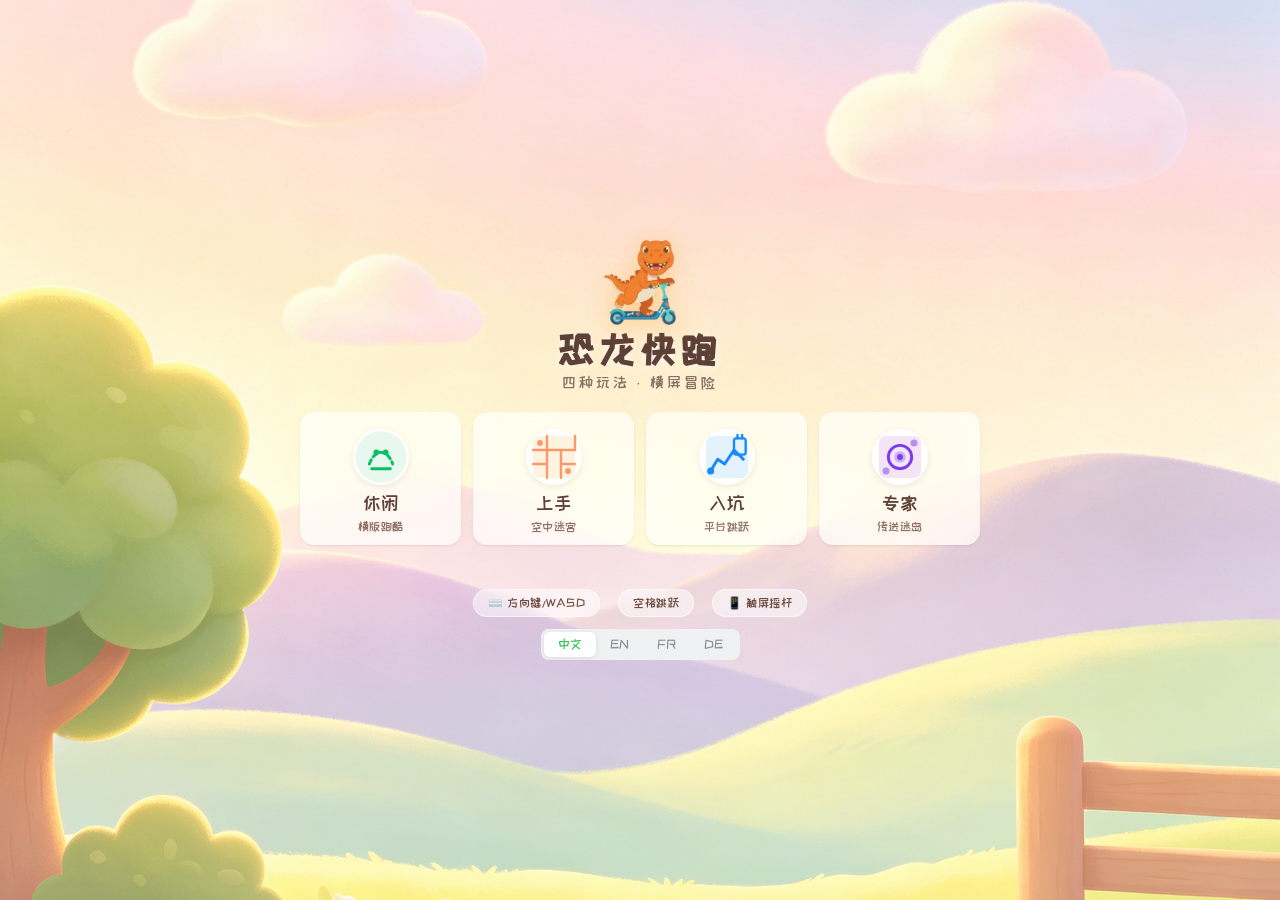
<file: index.html>
<!DOCTYPE html>
<html lang="zh-CN">
<head>
  <meta charset="utf-8">
  <meta name="viewport" content="width=device-width, initial-scale=1.0, maximum-scale=1.0, user-scalable=no, viewport-fit=cover">
  <meta name="description" content="恐龙快跑——四种玩法的横屏小游戏">
  <meta name="theme-color" content="#07c160">
  <title>恐龙快跑</title>
  <link rel="preconnect" href="https://fonts.googleapis.com">
  <link rel="preconnect" href="https://fonts.gstatic.com" crossorigin>
  <link href="https://fonts.googleapis.com/css2?family=ZCOOL+KuaiLe&family=Fredoka:wght@400;500;600;700&display=swap" rel="stylesheet">
  <link rel="stylesheet" href="dino.css?v=20260828l">
  <link rel="icon" type="image/png" href="images/小恐龙-removebg-preview.png">
</head>
<body>

  <!-- Loading -->
  <div id="loading">
    <div class="loading-dino"><img src="images/小恐龙-removebg-preview.png" alt=""></div>
    <div class="loading-bar"><div id="loading-progress"></div></div>
    <p id="loading-text" data-i18n="loading">加载中…</p>
  </div>

  <!-- Rotate device overlay -->
  <div id="rotate-overlay">
    <div class="rotate-icon">
      <svg viewBox="0 0 24 24" width="64" height="64" fill="none" stroke="currentColor" stroke-width="2" stroke-linecap="round" stroke-linejoin="round">
        <rect x="5" y="2" width="14" height="20" rx="2" ry="2"/>
        <line x1="12" y1="18" x2="12.01" y2="18"/>
      </svg>
    </div>
    <p data-i18n="rotate_hint">请横屏使用</p>
  </div>

  <!-- Game canvas -->
  <canvas id="game"></canvas>

  <!-- Score (casual mode only) -->
  <div id="score" hidden>
    <span class="score-label" data-i18n="score_label">分数</span>
    <span id="score-current">0</span>
    <span class="score-sep">/</span>
    <span id="score-target">10</span>
    <span id="shield-badge" hidden>
      <span class="shield-icon">🔥</span>
      <span id="shield-count">1</span>
    </span>
  </div>

  <!-- Level indicator (maze/platformer/portal modes) -->
  <div id="level-indicator" hidden>
    <span id="level-name"></span>
  </div>

  <!-- Top-center controls -->
  <div id="top-controls">
    <button id="sound-toggle" class="top-btn" title="音乐开关" aria-label="音乐开关">
      <img src="images/icon_sound.png?v=20260828l" alt="声音" class="top-btn-icon">
    </button>
    <button id="btn-flight" class="top-btn" title="飞行" aria-label="飞行" hidden>
      <img src="images/icon_flight.png?v=20260828l" alt="飞行" class="top-btn-icon">
    </button>
    <button id="btn-pause" class="top-btn" title="暂停" aria-label="暂停">
      <img src="images/icon_pause.png?v=20260828l" alt="暂停" class="top-btn-icon">
    </button>
  </div>

  <!-- Start screen — 沉浸式大背景 -->
  <div id="startscreen" class="overlay overlay--immersive">
    <div class="start-bg"></div>
    <div class="start-content">
      <div class="start-header">
        <div class="start-logo"><img src="images/小恐龙-removebg-preview.png" alt=""></div>
        <h1 class="start-title" data-i18n="game_title">恐龙快跑</h1>
        <p class="start-subtitle" data-i18n="game_subtitle">四种玩法 · 横屏冒险</p>
      </div>
      <div class="mode-grid mode-grid--immersive">
        <button class="mode-btn mode-btn--immersive" data-mode="casual">
          <div class="mode-icon mode-icon--casual">
            <svg viewBox="0 0 48 48" fill="none">
              <circle cx="24" cy="24" r="22" fill="#e8f8ef"/>
              <path d="M14 30c2-6 6-10 10-10s8 4 10 10" stroke="#07c160" stroke-width="2.5" stroke-linecap="round" fill="none" stroke-dasharray="4 3"/>
              <circle cx="20" cy="20" r="2.5" fill="#07c160"/>
              <circle cx="28" cy="20" r="2.5" fill="#07c160"/>
              <path d="M16 34h16" stroke="#07c160" stroke-width="2.5" stroke-linecap="round"/>
            </svg>
          </div>
          <span class="mode-name" data-i18n="mode_casual">休闲</span>
          <span class="mode-desc" data-i18n="mode_casual_desc">横版跑酷</span>
        </button>
        <button class="mode-btn mode-btn--immersive" data-mode="novice">
          <div class="mode-icon mode-icon--novice">
            <svg viewBox="0 0 48 48" fill="none">
              <rect x="6" y="6" width="36" height="36" rx="6" fill="#fff3e0"/>
              <path d="M6 18h12V6M18 18h12M30 18h12V6M18 18v12M30 18v12M6 30h12M18 30v12M30 30h12M30 42V30" stroke="#ff976a" stroke-width="2" stroke-linecap="round"/>
              <circle cx="12" cy="12" r="2.5" fill="#ff976a"/>
              <circle cx="36" cy="36" r="2.5" fill="#ff976a"/>
            </svg>
          </div>
          <span class="mode-name" data-i18n="mode_novice">上手</span>
          <span class="mode-desc" data-i18n="mode_novice_desc">空中迷宫</span>
        </button>
        <button class="mode-btn mode-btn--immersive" data-mode="hooked">
          <div class="mode-icon mode-icon--hooked">
            <svg viewBox="0 0 48 48" fill="none">
              <rect x="6" y="6" width="36" height="36" rx="6" fill="#e3f2fd"/>
              <path d="M10 36l6-10 6 4 8-12 8 8" stroke="#1989fa" stroke-width="2.5" stroke-linecap="round" stroke-linejoin="round" fill="none"/>
              <circle cx="10" cy="36" r="3" fill="#1989fa"/>
              <rect x="30" y="8" width="10" height="14" rx="2" fill="none" stroke="#1989fa" stroke-width="2"/>
              <path d="M33 8V5M37 8V5" stroke="#1989fa" stroke-width="2" stroke-linecap="round"/>
            </svg>
          </div>
          <span class="mode-name" data-i18n="mode_hooked">入坑</span>
          <span class="mode-desc" data-i18n="mode_hooked_desc">平台跳跃</span>
        </button>
        <button class="mode-btn mode-btn--immersive" data-mode="expert">
          <div class="mode-icon mode-icon--expert">
            <svg viewBox="0 0 48 48" fill="none">
              <rect x="6" y="6" width="36" height="36" rx="6" fill="#f3e5f5"/>
              <ellipse cx="24" cy="24" rx="10" ry="10" fill="none" stroke="#7c3aed" stroke-width="2.5"/>
              <ellipse cx="24" cy="24" rx="5" ry="5" fill="#7c3aed" opacity="0.3"/>
              <circle cx="24" cy="24" r="2.5" fill="#7c3aed"/>
              <circle cx="12" cy="36" r="3" fill="#7c3aed" opacity="0.5"/>
              <circle cx="36" cy="12" r="3" fill="#7c3aed" opacity="0.5"/>
            </svg>
          </div>
          <span class="mode-name" data-i18n="mode_expert">专家</span>
          <span class="mode-desc" data-i18n="mode_expert_desc">传送迷岛</span>
        </button>
      </div>
      <div class="start-footer">
        <div class="start-hint">
          <span class="wx-hint-item" data-i18n="hint_keyboard">⌨️ 方向键/WASD</span>
          <span class="wx-hint-item" data-i18n="hint_space">空格跳跃</span>
          <span class="wx-hint-item" data-i18n="hint_touch">📱 触屏摇杆</span>
        </div>
        <div class="lang-switcher">
          <button class="lang-btn" data-lang="zh">中文</button>
          <button class="lang-btn" data-lang="en">EN</button>
          <button class="lang-btn" data-lang="fr">FR</button>
          <button class="lang-btn" data-lang="de">DE</button>
        </div>
      </div>
    </div>
  </div>

  <!-- Casual mode popup -->
  <div id="casual-popup" class="overlay overlay--modal" hidden>
    <div class="wx-card wx-card--modal">
      <div class="wx-card-body">
        <h2 class="modal-title" data-i18n="mode_casual_settings">休闲模式</h2>
        <p class="modal-desc" data-i18n="casual_desc">横版跑酷，躲避刺猬和蝙蝠，吃圣女果获得护盾</p>
        <div class="wx-section">
          <p class="wx-section-label">
            <span data-i18n="target_score">目标分数</span>
            <span class="wx-section-hint" data-i18n="target_hint">设置你的挑战目标</span>
          </p>
          <div class="score-stepper">
            <button class="stepper-btn" id="score-minus" aria-label="−">−</button>
            <input type="number" id="target-score-input" value="10" min="1" max="999" inputmode="numeric">
            <button class="stepper-btn" id="score-plus" aria-label="+">+</button>
          </div>
        </div>
        <div class="modal-btns">
          <button class="wx-btn-secondary modal-back" data-i18n="back">返回</button>
          <button id="start-casual" class="wx-btn-primary" data-i18n="start_game">开始游戏</button>
        </div>
      </div>
    </div>
  </div>

  <!-- Level select popup (novice / hooked / expert) -->
  <div id="level-popup" class="overlay overlay--modal" hidden>
    <div class="wx-card wx-card--modal">
      <div class="wx-card-body">
        <h2 class="modal-title" id="level-popup-title">选择关卡</h2>
        <p class="modal-desc" id="level-popup-desc"></p>
        <div class="level-grid" id="level-grid"></div>
        <div class="modal-btns">
          <button class="wx-btn-secondary modal-back" data-i18n="back">返回</button>
        </div>
      </div>
    </div>
  </div>

  <!-- Pause popup -->
  <div id="pause-popup" class="overlay overlay--modal" hidden>
    <div class="wx-card wx-card--modal wx-card--small">
      <div class="wx-card-body">
        <h2 class="modal-title" data-i18n="paused">已暂停</h2>
        <div class="modal-btns modal-btns--col">
          <button id="btn-resume" class="wx-btn-primary" data-i18n="resume">继续</button>
          <button id="btn-quit" class="wx-btn-secondary" data-i18n="quit_to_menu">返回首页</button>
        </div>
      </div>
    </div>
  </div>

  <!-- Settlement screen -->
  <div id="gameover" class="overlay" hidden>
    <div class="wx-card wx-card--result">
      <div class="result-icon" id="result-icon">🏆</div>
      <h1 class="result-title" id="result-title" data-i18n="victory">通关！</h1>
      <div class="result-score-box" id="result-score-box">
        <div class="result-score-row">
          <span class="result-score-label" data-i18n="final_score">本次得分</span>
          <span class="result-score-value" id="final-score">0</span>
        </div>
        <div class="result-score-row">
          <span class="result-score-label" data-i18n="target_score">目标分数</span>
          <span class="result-score-value" id="final-target">10</span>
        </div>
      </div>
      <p class="result-msg" id="result-msg"></p>
      <div class="result-btns">
        <button id="btn-home" class="wx-btn-secondary" data-i18n="back_home">返回首页</button>
        <button id="restart" class="wx-btn-primary" data-i18n="play_again">再来一次</button>
      </div>
    </div>
  </div>

  <!-- Mobile touch surface -->
  <div id="mobile-controls" class="mobile-ctrl"></div>

  <!-- Confetti canvas (above all overlays) -->
  <canvas id="confetti-canvas"></canvas>

  <script src="dino.js?v=20260828l"></script>
<!-- Cloudflare Web Analytics --><script type='module' src='https://static.cloudflareinsights.com/beacon.min.js' data-cf-beacon='{"token": "9eaa691912f546d18acd2e7e9ba60f12"}'></script><!-- End Cloudflare Web Analytics -->
</body>
</html>
</file>
<file: dino.css>
/* ═══════════════════════════════════════════════════════════
   恐龙快跑 — Apple × 大厂手游风格 · 精致人性化
   设计语言：柔和渐变 · 大圆角 · 毛玻璃 · Spring动效 · 充足留白
   ═══════════════════════════════════════════════════════════ */

:root {
  /* 主色：柔和的自然绿（Apple风格低饱和） */
  --wx-green: #34c759;
  --wx-green-dark: #30b350;
  --wx-green-light: #e8f8ed;
  --wx-blue: #007aff;
  --wx-blue-light: #e8f1ff;
  --wx-orange: #ff9500;
  --wx-orange-light: #fff4e5;
  --wx-purple: #af52de;
  --wx-red: #ff3b30;
  --wx-gold: #ffcc00;
  --wx-pink: #ff2d55;

  /* 背景：柔和深色 */
  --bg-dark: #1c1c1e;
  --bg-card: rgba(255,255,255,0.72);
  --card-bg: #ffffff;

  /* 文字：Apple 语义色 */
  --text-primary: #1c1c1e;
  --text-secondary: #8e8e93;
  --text-tertiary: #c7c7cc;

  /* 圆角：Apple 风格大圆角 */
  --radius: 22px;
  --radius-sm: 14px;
  --radius-xs: 10px;
  --radius-pill: 100px;

  /* 阴影：柔和多层（Apple 风格） */
  --shadow-sm: 0 1px 3px rgba(0,0,0,0.06), 0 1px 2px rgba(0,0,0,0.04);
  --shadow: 0 8px 30px rgba(0,0,0,0.10), 0 2px 8px rgba(0,0,0,0.06);
  --shadow-lg: 0 20px 60px rgba(0,0,0,0.15), 0 4px 16px rgba(0,0,0,0.08);
  --shadow-green: 0 4px 14px rgba(52,199,89,0.35), 0 2px 6px rgba(52,199,89,0.2);

  /* 毛玻璃 */
  --glass-bg: rgba(255,255,255,0.72);
  --glass-border: rgba(255,255,255,0.4);
  --glass-blur: blur(20px) saturate(180%);

  /* 字体 */
  --font-cute: "ZCOOL KuaiLe", "Fredoka", -apple-system, "PingFang SC", "Microsoft YaHei", sans-serif;
  --font-latin: "Fredoka", -apple-system, "SF Pro Display", sans-serif;

  /* 动画曲线：Apple Spring */
  --ease-spring: cubic-bezier(0.34, 1.56, 0.64, 1);
  --ease-out: cubic-bezier(0.25, 0.46, 0.45, 0.94);
  --ease-in-out: cubic-bezier(0.42, 0, 0.58, 1);
}

* { margin: 0; padding: 0; box-sizing: border-box; -webkit-tap-highlight-color: transparent; }

html, body {
  width: 100%; height: 100%;
  overflow: hidden;
  background: var(--bg-dark);
  font-family: var(--font-cute);
  user-select: none;
  -webkit-user-select: none;
  touch-action: none;
}

/* Apply Latin font to English/number text */
:lang(en), :lang(fr), :lang(de) { font-family: var(--font-latin); }

/* ═══════ Canvas ═══════ */
#game {
  display: block;
  position: fixed;
  top: 0; left: 0;
  width: 100vw; height: 100vh;
  background: linear-gradient(180deg, #87ceeb 0%, #b0e0f8 40%, #e8f4fd 70%, #d4e8d4 100%);
}

#confetti-canvas {
  display: block;
  position: fixed;
  top: 0; left: 0;
  width: 100vw; height: 100vh;
  pointer-events: none;
  z-index: 200;
  background: transparent;
}

/* ═══════ Rotate overlay ═══════ */
#rotate-overlay {
  display: none;
  position: fixed;
  inset: 0;
  background: var(--bg-dark);
  z-index: 9999;
  flex-direction: column;
  align-items: center;
  justify-content: center;
  gap: 24px;
  color: #fff;
}
#rotate-overlay .rotate-icon {
  animation: rotate-phone 2s ease-in-out infinite;
}
@keyframes rotate-phone {
  0%, 100% { transform: rotate(0deg); }
  50% { transform: rotate(-90deg); }
}
#rotate-overlay p {
  font-size: 20px;
  letter-spacing: 2px;
}

/* Show rotate overlay on portrait mobile */
@media (orientation: portrait) and (max-width: 1024px) {
  #rotate-overlay { display: flex; }
}

/* ═══════ Loading — Apple 风格渐变 ═══════ */
#loading {
  position: fixed; inset: 0;
  background: linear-gradient(135deg, #34c759 0%, #30b350 40%, #007aff 100%);
  display: flex; flex-direction: column;
  align-items: center; justify-content: center;
  z-index: 10000;
  transition: opacity 0.4s var(--ease-out);
}
#loading.hidden { opacity: 0; pointer-events: none; }
.loading-dino { margin-bottom: 32px; animation: dino-bounce 1s var(--ease-in-out) infinite; }
.loading-dino img { width: 100px; height: auto; display: block; filter: drop-shadow(0 8px 20px rgba(0,0,0,0.2)); }
@keyframes dino-bounce {
  0%, 100% { transform: translateY(0) scale(1); }
  50% { transform: translateY(-16px) scale(1.02); }
}
.loading-bar {
  width: 220px; height: 6px;
  background: rgba(255,255,255,0.25);
  border-radius: 3px; overflow: hidden;
  backdrop-filter: blur(4px);
}
#loading-progress {
  height: 100%; width: 0;
  background: #fff;
  border-radius: 3px;
  transition: width 0.3s var(--ease-out);
  box-shadow: 0 0 10px rgba(255,255,255,0.5);
}
#loading-text { color: rgba(255,255,255,0.9); margin-top: 20px; font-size: 15px; letter-spacing: 2px; font-weight: 500; }

/* ═══════ Overlays — Apple 毛玻璃 ═══════ */
.overlay {
  position: fixed; inset: 0;
  display: flex; align-items: center; justify-content: center;
  z-index: 100;
  padding: 20px;
  background: rgba(0,0,0,0.28);
  backdrop-filter: blur(8px);
  -webkit-backdrop-filter: blur(8px);
  transition: opacity 0.35s var(--ease-out);
}
.overlay[hidden] { display: none !important; }
.overlay--modal { background: rgba(0,0,0,0.4); z-index: 150; }

/* ═══════ 沉浸式开始页 — 星露谷大背景 ═══════ */
.overlay--immersive {
  background: none;
  backdrop-filter: none;
  -webkit-backdrop-filter: none;
  padding: 0;
  overflow: hidden;
}
.start-bg {
  position: absolute; inset: 0;
  background: url('images/bg_start.png') center/cover no-repeat;
  z-index: 0;
}
.start-bg::after {
  content: '';
  position: absolute; inset: 0;
  background: linear-gradient(180deg, rgba(255,248,240,0.15) 0%, rgba(255,248,240,0.05) 40%, rgba(255,248,240,0.25) 100%);
}
.start-content {
  position: relative; z-index: 1;
  display: flex; flex-direction: column;
  align-items: center; justify-content: center;
  width: 100%; height: 100%;
  padding: 24px;
  gap: 20px;
}
.start-header {
  text-align: center;
  animation: header-fade-in 0.8s var(--ease-spring);
}
@keyframes header-fade-in {
  0% { transform: translateY(-20px); opacity: 0; }
  100% { transform: translateY(0); opacity: 1; }
}
.start-logo { margin-bottom: 6px; }
.start-logo img {
  width: 72px; height: auto;
  display: block; margin: 0 auto;
  filter: drop-shadow(0 4px 12px rgba(255,140,0,0.3));
  animation: logo-float 3s ease-in-out infinite;
}
.start-title {
  font-size: 38px;
  color: #5D4037;
  letter-spacing: 6px;
  margin-bottom: 4px;
  text-shadow: 0 2px 8px rgba(255,255,255,0.6);
  font-family: var(--font-cute);
}
.start-subtitle {
  font-size: 15px;
  color: #8D6E63;
  letter-spacing: 3px;
  text-shadow: 0 1px 4px rgba(255,255,255,0.5);
}

/* 沉浸式模式按钮 — 大而融入背景 */
.mode-grid--immersive {
  display: grid;
  grid-template-columns: repeat(4, 1fr);
  gap: 16px;
  max-width: 680px;
  width: 100%;
  animation: modes-fade-in 0.8s var(--ease-spring) 0.15s both;
}
@keyframes modes-fade-in {
  0% { transform: translateY(20px); opacity: 0; }
  100% { transform: translateY(0); opacity: 1; }
}
.mode-btn--immersive {
  padding: 22px 12px 18px;
  background: rgba(255,255,255,0.55);
  backdrop-filter: blur(16px) saturate(160%);
  -webkit-backdrop-filter: blur(16px) saturate(160%);
  border: 1.5px solid rgba(255,255,255,0.7);
  border-radius: 20px;
  box-shadow: 0 8px 24px rgba(93,64,55,0.12), inset 0 1px 0 rgba(255,255,255,0.8);
}
.mode-btn--immersive:hover {
  background: rgba(255,255,255,0.8);
  transform: translateY(-4px) scale(1.03);
  box-shadow: 0 12px 32px rgba(93,64,55,0.18), inset 0 1px 0 rgba(255,255,255,0.9);
}
.mode-btn--immersive .mode-icon {
  width: 56px; height: 56px;
  background: linear-gradient(135deg, rgba(255,255,255,0.95), rgba(255,255,255,0.7));
}
.mode-btn--immersive .mode-name {
  font-size: 19px;
  color: #5D4037;
}
.mode-btn--immersive .mode-desc {
  font-size: 12px;
  color: #8D6E63;
}

.start-footer {
  display: flex; flex-direction: column;
  align-items: center; gap: 12px;
  animation: footer-fade-in 0.8s var(--ease-spring) 0.3s both;
}
@keyframes footer-fade-in {
  0% { transform: translateY(16px); opacity: 0; }
  100% { transform: translateY(0); opacity: 1; }
}
.start-hint {
  display: flex; justify-content: center; gap: 18px;
  flex-wrap: wrap;
}
.start-hint .wx-hint-item {
  background: rgba(255,255,255,0.5);
  backdrop-filter: blur(8px);
  -webkit-backdrop-filter: blur(8px);
  padding: 6px 14px;
  border-radius: 100px;
  font-size: 12px;
  color: #6D4C41;
  border: 1px solid rgba(255,255,255,0.6);
}

/* ═══════ Card — Apple 风格卡片 ═══════ */
.wx-card {
  background: var(--card-bg);
  border-radius: var(--radius);
  box-shadow: var(--shadow-lg);
  width: 100%;
  max-width: 520px;
  max-height: 92vh;
  overflow-y: auto;
  overflow-x: hidden;
  border: 1px solid rgba(255,255,255,0.6);
  animation: card-spring 0.5s var(--ease-spring);
}
@keyframes card-spring {
  0% { transform: scale(0.8) translateY(20px); opacity: 0; }
  60% { transform: scale(1.02) translateY(-4px); opacity: 1; }
  100% { transform: scale(1) translateY(0); opacity: 1; }
}
.wx-card--modal { max-width: 440px; }
.wx-card--small { max-width: 340px; }
.wx-card--result { max-width: 400px; text-align: center; }

.wx-card-header {
  padding: 32px 32px 0;
  text-align: center;
}
.wx-card-body { padding: 24px 32px 32px; }

.wx-logo { margin-bottom: 8px; }
.wx-logo img {
  width: 88px; height: auto;
  display: block; margin: 0 auto;
  filter: drop-shadow(0 4px 10px rgba(7,193,96,0.25));
  animation: logo-float 3s ease-in-out infinite;
}
@keyframes logo-float {
  0%, 100% { transform: translateY(0) rotate(-2deg); }
  50% { transform: translateY(-6px) rotate(2deg); }
}

.wx-title {
  font-size: 32px;
  color: var(--text-primary);
  letter-spacing: 4px;
  margin-bottom: 4px;
}
.wx-subtitle {
  font-size: 14px;
  color: var(--text-secondary);
  letter-spacing: 2px;
  margin-bottom: 20px;
}

/* ═══════ Mode grid — Apple 风格卡片 ═══════ */
.mode-grid {
  display: grid;
  grid-template-columns: repeat(4, 1fr);
  gap: 12px;
  margin-bottom: 24px;
}
.mode-btn {
  display: flex; flex-direction: column;
  align-items: center; gap: 8px;
  padding: 16px 8px 12px;
  background: var(--glass-bg);
  backdrop-filter: var(--glass-blur);
  -webkit-backdrop-filter: var(--glass-blur);
  border: 1.5px solid transparent;
  border-radius: var(--radius-sm);
  cursor: pointer;
  transition: transform 0.25s var(--ease-spring), border-color 0.2s, background 0.2s, box-shadow 0.2s;
  font-family: var(--font-cute);
  box-shadow: var(--shadow-sm);
}
.mode-btn:hover { background: rgba(255,255,255,0.9); transform: translateY(-3px) scale(1.02); box-shadow: var(--shadow); }
.mode-btn:active { transform: scale(0.95); transition: transform 0.1s var(--ease-out); }
.mode-btn.selected {
  border-color: var(--wx-green);
  background: var(--wx-green-light);
  box-shadow: 0 4px 16px rgba(52,199,89,0.25);
}
.mode-icon {
  width: 52px; height: 52px;
  display: flex; align-items: center; justify-content: center;
  border-radius: 50%;
  background: linear-gradient(135deg, rgba(255,255,255,0.9), rgba(255,255,255,0.6));
  box-shadow: inset 0 1px 2px rgba(255,255,255,0.8), 0 2px 6px rgba(0,0,0,0.08);
}
.mode-icon svg { width: 100%; height: 100%; }
.mode-name {
  font-size: 17px;
  color: var(--text-primary);
  letter-spacing: 1px;
  font-weight: 500;
}
.mode-desc {
  font-size: 11px;
  color: var(--text-secondary);
  letter-spacing: 0.5px;
}

/* ═══════ Hint row ═══════ */
.wx-hint {
  display: flex; justify-content: center; gap: 16px;
  margin-bottom: 16px; flex-wrap: wrap;
}
.wx-hint-item {
  font-size: 12px;
  color: var(--text-secondary);
  letter-spacing: 0.5px;
}

/* ═══════ Settings row ═══════ */
.wx-settings {
  display: flex; justify-content: center;
}
.lang-switcher {
  display: flex; gap: 0;
  background: #f0f1f3;
  border-radius: 8px;
  padding: 3px;
}
.lang-btn {
  border: none; background: transparent;
  padding: 6px 14px;
  border-radius: 6px;
  font-size: 13px;
  font-family: var(--font-cute);
  color: var(--text-secondary);
  cursor: pointer;
  transition: all 0.15s ease;
}
.lang-btn.active {
  background: #fff;
  color: var(--wx-green);
  box-shadow: 0 1px 4px rgba(0,0,0,0.1);
}
.lang-btn:active { transform: scale(0.95); }

/* ═══════ Section ═══════ */
.wx-section { margin-bottom: 20px; }
.wx-section-label {
  font-size: 15px;
  color: var(--text-primary);
  margin-bottom: 10px;
  display: flex; align-items: baseline; gap: 8px;
}
.wx-section-hint { font-size: 12px; color: var(--wx-orange); }

.score-stepper {
  display: flex; align-items: center; justify-content: center; gap: 0;
}
.stepper-btn {
  width: 48px; height: 48px;
  border: 2px solid #e0e0e0;
  background: #fff;
  font-size: 24px;
  color: var(--wx-green);
  cursor: pointer;
  font-family: var(--font-cute);
  transition: background 0.15s;
}
.stepper-btn:first-child { border-radius: var(--radius-sm) 0 0 var(--radius-sm); }
.stepper-btn:last-child { border-radius: 0 var(--radius-sm) var(--radius-sm) 0; }
.stepper-btn:hover { background: #f0faf4; }
.stepper-btn:active { transform: scale(0.93); }
#target-score-input {
  width: 80px; height: 48px;
  border: 2px solid #e0e0e0;
  border-left: none; border-right: none;
  text-align: center;
  font-size: 22px;
  font-family: var(--font-latin);
  color: var(--text-primary);
  background: #fff;
  -moz-appearance: textfield;
}
#target-score-input::-webkit-outer-spin-button,
#target-score-input::-webkit-inner-spin-button { -webkit-appearance: none; margin: 0; }

/* ═══════ Buttons — Apple 风格 ═══════ */
.wx-btn-primary {
  background: linear-gradient(180deg, var(--wx-green), var(--wx-green-dark));
  color: #fff;
  border: none;
  padding: 16px 36px;
  border-radius: var(--radius-pill);
  font-size: 18px;
  font-family: var(--font-cute);
  letter-spacing: 4px;
  cursor: pointer;
  box-shadow: var(--shadow-green);
  transition: transform 0.2s var(--ease-spring), box-shadow 0.2s var(--ease-out), filter 0.15s;
  position: relative;
  overflow: hidden;
}
.wx-btn-primary::after {
  content: '';
  position: absolute;
  top: 0; left: 0; right: 0;
  height: 50%;
  background: linear-gradient(180deg, rgba(255,255,255,0.25), transparent);
  border-radius: var(--radius-pill) var(--radius-pill) 0 0;
  pointer-events: none;
}
.wx-btn-primary:hover { box-shadow: 0 6px 20px rgba(52,199,89,0.45), 0 2px 8px rgba(52,199,89,0.25); filter: brightness(1.05); }
.wx-btn-primary:active { transform: scale(0.94); box-shadow: 0 2px 8px rgba(52,199,89,0.3); transition: transform 0.1s var(--ease-out); }

.wx-btn-secondary {
  background: var(--glass-bg);
  backdrop-filter: var(--glass-blur);
  -webkit-backdrop-filter: var(--glass-blur);
  color: var(--text-primary);
  border: 1px solid var(--glass-border);
  padding: 14px 30px;
  border-radius: var(--radius-pill);
  font-size: 16px;
  font-family: var(--font-cute);
  letter-spacing: 2px;
  cursor: pointer;
  box-shadow: var(--shadow-sm);
  transition: transform 0.2s var(--ease-spring), background 0.2s, box-shadow 0.2s;
}
.wx-btn-secondary:hover { background: rgba(255,255,255,0.9); box-shadow: var(--shadow); }
.wx-btn-secondary:active { transform: scale(0.94); transition: transform 0.1s var(--ease-out); }

.modal-btns {
  display: flex; gap: 12px; justify-content: center; margin-top: 8px;
}
.modal-btns--col { flex-direction: column; align-items: stretch; }
.modal-title {
  font-size: 24px;
  text-align: center;
  margin-bottom: 8px;
  letter-spacing: 2px;
}
.modal-desc {
  font-size: 13px;
  color: var(--text-secondary);
  text-align: center;
  margin-bottom: 20px;
  line-height: 1.6;
}

/* ═══════ Level grid — Apple 风格 ═══════ */
.level-grid {
  display: grid;
  grid-template-columns: repeat(5, 1fr);
  gap: 12px;
  margin-bottom: 24px;
  max-height: 300px;
  overflow-y: auto;
  padding: 6px;
}
.level-btn {
  aspect-ratio: 1;
  display: flex; align-items: center; justify-content: center;
  background: var(--wx-green-light);
  border: 1.5px solid rgba(52,199,89,0.2);
  border-radius: var(--radius-sm);
  font-size: 20px;
  font-family: var(--font-latin);
  font-weight: 600;
  color: var(--wx-green-dark);
  cursor: pointer;
  transition: transform 0.25s var(--ease-spring), background 0.2s, box-shadow 0.2s;
  position: relative;
  box-shadow: var(--shadow-sm);
}
.level-btn:hover { background: #d4f0e0; transform: translateY(-3px) scale(1.05); box-shadow: var(--shadow); }
.level-btn:active { transform: scale(0.9); transition: transform 0.1s var(--ease-out); }
.level-btn .level-stars {
  position: absolute;
  bottom: 4px;
  font-size: 9px;
  letter-spacing: -1px;
  color: var(--wx-gold);
}

/* ═══════ Score HUD — Apple 毛玻璃胶囊 ═══════ */
#score {
  position: fixed;
  top: 16px; left: 20px;
  background: var(--glass-bg);
  backdrop-filter: var(--glass-blur);
  -webkit-backdrop-filter: var(--glass-blur);
  padding: 10px 22px;
  border-radius: var(--radius-pill);
  font-size: 22px;
  font-family: var(--font-latin);
  font-weight: 600;
  color: var(--text-primary);
  z-index: 50;
  display: flex; align-items: center; gap: 8px;
  box-shadow: var(--shadow-sm);
  border: 1px solid var(--glass-border);
  transition: transform 0.2s var(--ease-spring);
}
#score[hidden] { display: none !important; }
.score-label { font-family: var(--font-cute); font-size: 14px; color: var(--text-secondary); letter-spacing: 1px; }
.score-sep { color: var(--text-tertiary); margin: 0 2px; }
#score.is-paused { color: var(--wx-blue); }
#score.is-paused::after {
  content: var(--flight-label, " · 飞翔中");
  font-family: var(--font-cute);
  font-size: 0.55em;
  white-space: nowrap;
}
#shield-badge {
  display: inline-flex; align-items: center; gap: 4px;
  background: linear-gradient(135deg, #fff4e5, #ffe8cc);
  padding: 3px 10px;
  border-radius: var(--radius-pill);
  margin-left: 6px;
  font-size: 14px;
  box-shadow: 0 1px 4px rgba(255,149,0,0.15);
}
.shield-icon { font-size: 14px; }
#shield-count { font-family: var(--font-latin); font-weight: 700; color: var(--wx-orange); }

/* Level indicator */
#level-indicator {
  position: fixed;
  top: 16px; left: 20px;
  background: var(--glass-bg);
  backdrop-filter: var(--glass-blur);
  -webkit-backdrop-filter: var(--glass-blur);
  padding: 10px 22px;
  border-radius: var(--radius-pill);
  font-size: 16px;
  font-family: var(--font-cute);
  color: var(--text-primary);
  z-index: 50;
  box-shadow: var(--shadow-sm);
  border: 1px solid var(--glass-border);
  letter-spacing: 1px;
}
#level-indicator[hidden] { display: none !important; }

/* ═══════ Top controls ═══════ */
#top-controls {
  position: fixed;
  top: 16px; left: 50%;
  transform: translateX(-50%);
  display: none;
  gap: 10px;
  z-index: 50;
}
.top-btn {
  width: 42px; height: 42px;
  border-radius: 50%;
  border: 1px solid var(--glass-border);
  background: var(--glass-bg);
  backdrop-filter: var(--glass-blur);
  -webkit-backdrop-filter: var(--glass-blur);
  color: var(--text-primary);
  cursor: pointer;
  display: flex; align-items: center; justify-content: center;
  box-shadow: var(--shadow-sm);
  transition: transform 0.2s var(--ease-spring), background 0.2s, box-shadow 0.2s;
  padding: 0;
  overflow: hidden;
  position: relative;
}
.top-btn[hidden] { display: none !important; }
.top-btn:hover { background: rgba(255,255,255,0.95); transform: scale(1.08); box-shadow: var(--shadow); }
.top-btn:active { transform: scale(0.88); transition: transform 0.1s var(--ease-out); }
.top-btn-icon {
  width: 26px;
  height: 26px;
  display: block;
  object-fit: contain;
  pointer-events: none;
  transition: opacity 0.25s var(--ease-out), filter 0.25s var(--ease-out);
}
.top-btn--muted .top-btn-icon {
  opacity: 0.4;
  filter: grayscale(0.6);
}
.top-btn--muted::after {
  content: '';
  position: absolute;
  width: 28px;
  height: 2px;
  background: rgba(255,59,48,0.7);
  border-radius: 2px;
  transform: rotate(-45deg);
  pointer-events: none;
}

/* ═══════ Settlement ═══════ */
.result-icon { font-size: 56px; margin-bottom: 8px; }
.result-title {
  font-size: 30px;
  letter-spacing: 3px;
  margin-bottom: 16px;
}
.result-title.victory { color: var(--wx-gold); }
.result-title.defeat { color: var(--wx-red); }

.result-score-box {
  background: #f7f8fa;
  border-radius: var(--radius-sm);
  padding: 14px 20px;
  margin-bottom: 16px;
}
.result-score-row {
  display: flex; justify-content: space-between; align-items: center;
  padding: 4px 0;
}
.result-score-label { font-size: 14px; color: var(--text-secondary); letter-spacing: 1px; }
.result-score-value { font-size: 22px; font-family: var(--font-latin); font-weight: 600; }
.result-score-value.highlight { color: var(--wx-green); font-size: 28px; }

.result-msg {
  font-size: 14px;
  color: var(--text-secondary);
  line-height: 1.6;
  margin-bottom: 20px;
  padding: 0 8px;
}
.result-btns { display: flex; gap: 12px; justify-content: center; }

/* ═══════ Mobile controls ═══════ */
.mobile-ctrl {
  position: fixed;
  inset: 0;
  z-index: 40;
  display: none;
  touch-action: none;
}
/* Joystick */
.joystick-base {
  position: fixed;
  width: 100px; height: 100px;
  border-radius: 50%;
  background: rgba(255,255,255,0.25);
  border: 2px solid rgba(255,255,255,0.4);
  transform: translate(-50%, -50%);
  pointer-events: none;
  z-index: 45;
}
.joystick-nub {
  position: absolute;
  width: 44px; height: 44px;
  border-radius: 50%;
  background: rgba(255,255,255,0.6);
  border: 2px solid rgba(255,255,255,0.7);
  top: 50%; left: 50%;
  transform: translate(-50%, -50%);
}

/* ═══════ Care mode (elderly-friendly) ═══════ */
body.care-mode .wx-title { font-size: 40px; }
body.care-mode .wx-subtitle { font-size: 17px; }
body.care-mode .mode-name { font-size: 21px; }
body.care-mode .mode-desc { font-size: 14px; }
body.care-mode .mode-btn { padding: 18px 8px 14px; }
body.care-mode .mode-icon { width: 64px; height: 64px; }
body.care-mode .modal-title { font-size: 30px; }
body.care-mode .modal-desc { font-size: 16px; }
body.care-mode .wx-section-label { font-size: 19px; }
body.care-mode .wx-btn-primary { font-size: 22px; padding: 16px 36px; }
body.care-mode .wx-btn-secondary { font-size: 20px; padding: 16px 32px; }
body.care-mode .stepper-btn { width: 56px; height: 56px; font-size: 28px; }
body.care-mode #target-score-input { height: 56px; font-size: 26px; width: 90px; }
body.care-mode .lang-btn { font-size: 16px; padding: 8px 18px; }
body.care-mode .wx-hint-item { font-size: 15px; }
body.care-mode .level-btn { font-size: 24px; }
body.care-mode .result-title { font-size: 36px; }
body.care-mode .result-msg { font-size: 17px; }
body.care-mode #score { font-size: 26px; padding: 10px 24px; }
body.care-mode .score-label { font-size: 17px; }
body.care-mode .top-btn { width: 48px; height: 48px; }

/* ═══════ Responsive: landscape phones ═══════ */
@media (max-height: 500px) and (orientation: landscape) {
  .wx-card { max-width: 480px; max-height: 96vh; }
  .wx-card-header { padding: 16px 20px 0; }
  .wx-card-body { padding: 14px 20px 18px; }
  .wx-logo img { width: 56px; }
  .wx-title { font-size: 24px; margin-bottom: 2px; letter-spacing: 2px; }
  .wx-subtitle { font-size: 11px; margin-bottom: 10px; }
  .mode-grid { gap: 6px; margin-bottom: 10px; }
  .mode-btn { padding: 8px 4px 6px; }
  .mode-icon { width: 38px; height: 38px; }
  .mode-name { font-size: 13px; }
  .mode-desc { font-size: 9px; }
  .wx-hint { gap: 10px; margin-bottom: 8px; }
  .wx-hint-item { font-size: 10px; }
  .lang-btn { font-size: 11px; padding: 4px 10px; }
  .modal-title { font-size: 20px; margin-bottom: 4px; }
  .modal-desc { font-size: 11px; margin-bottom: 12px; }
  .wx-section-label { font-size: 13px; margin-bottom: 6px; }
  .stepper-btn { width: 40px; height: 40px; font-size: 20px; }
  #target-score-input { height: 40px; font-size: 18px; width: 64px; }
  .wx-btn-primary { font-size: 15px; padding: 10px 24px; letter-spacing: 2px; }
  .wx-btn-secondary { font-size: 13px; padding: 10px 20px; }
  .level-grid { gap: 6px; max-height: 180px; }
  .level-btn { font-size: 16px; }
  .result-icon { font-size: 40px; margin-bottom: 4px; }
  .result-title { font-size: 24px; margin-bottom: 10px; }
  .result-score-box { padding: 8px 14px; margin-bottom: 10px; }
  .result-score-value { font-size: 18px; }
  .result-msg { font-size: 12px; margin-bottom: 12px; }
  .loading-dino img { width: 64px; }
  #loading-text { font-size: 13px; }
}

@media (max-height: 380px) and (orientation: landscape) {
  .wx-card { max-width: 420px; }
  .wx-logo img { width: 44px; }
  .wx-title { font-size: 20px; }
  .mode-icon { width: 32px; height: 32px; }
  .mode-name { font-size: 12px; }
  .mode-desc { display: none; }
}

/* Tablets */
@media (min-width: 768px) and (orientation: landscape) {
  .wx-card { max-width: 560px; }
  .mode-icon { width: 60px; height: 60px; }
  .mode-name { font-size: 19px; }
}

/* Reduced motion */
@media (prefers-reduced-motion: reduce) {
  *, *::before, *::after {
    animation-duration: 0.01ms !important;
    animation-iteration-count: 1 !important;
    transition-duration: 0.01ms !important;
  }
}
</file>
